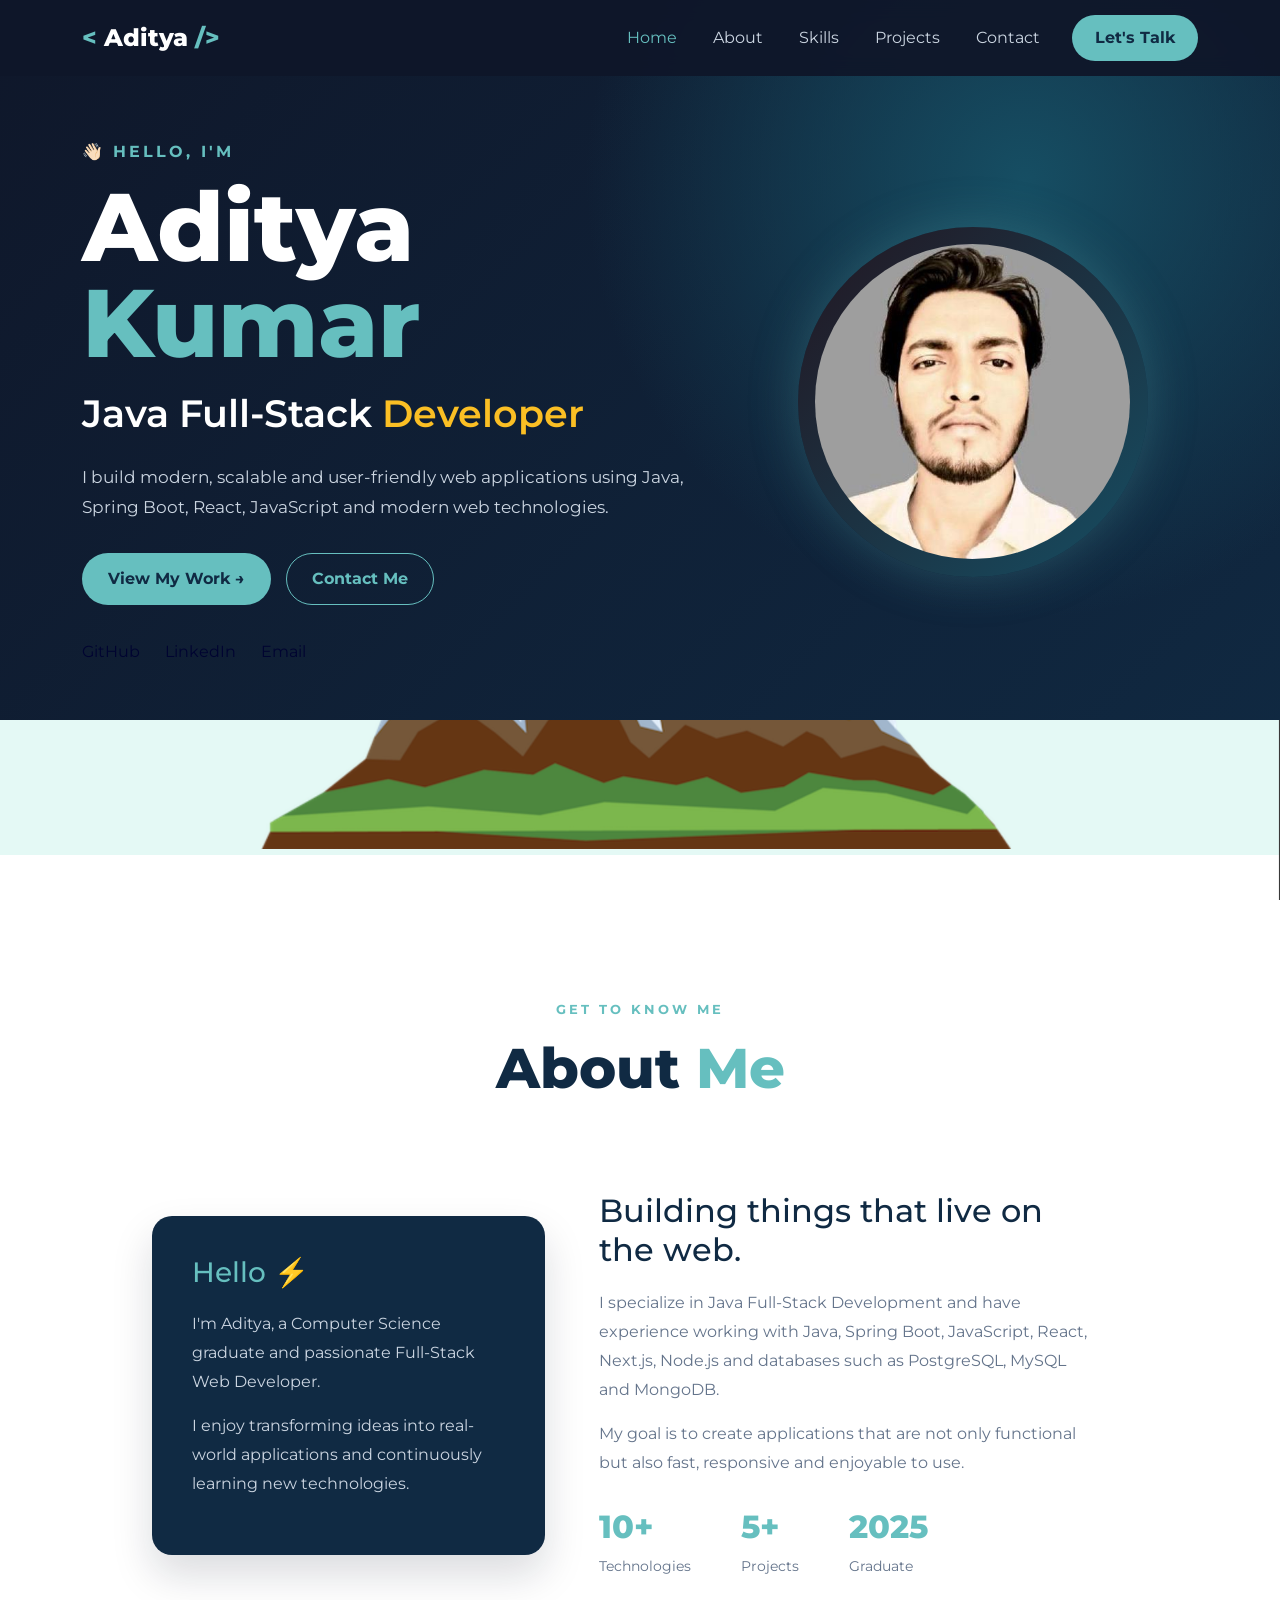
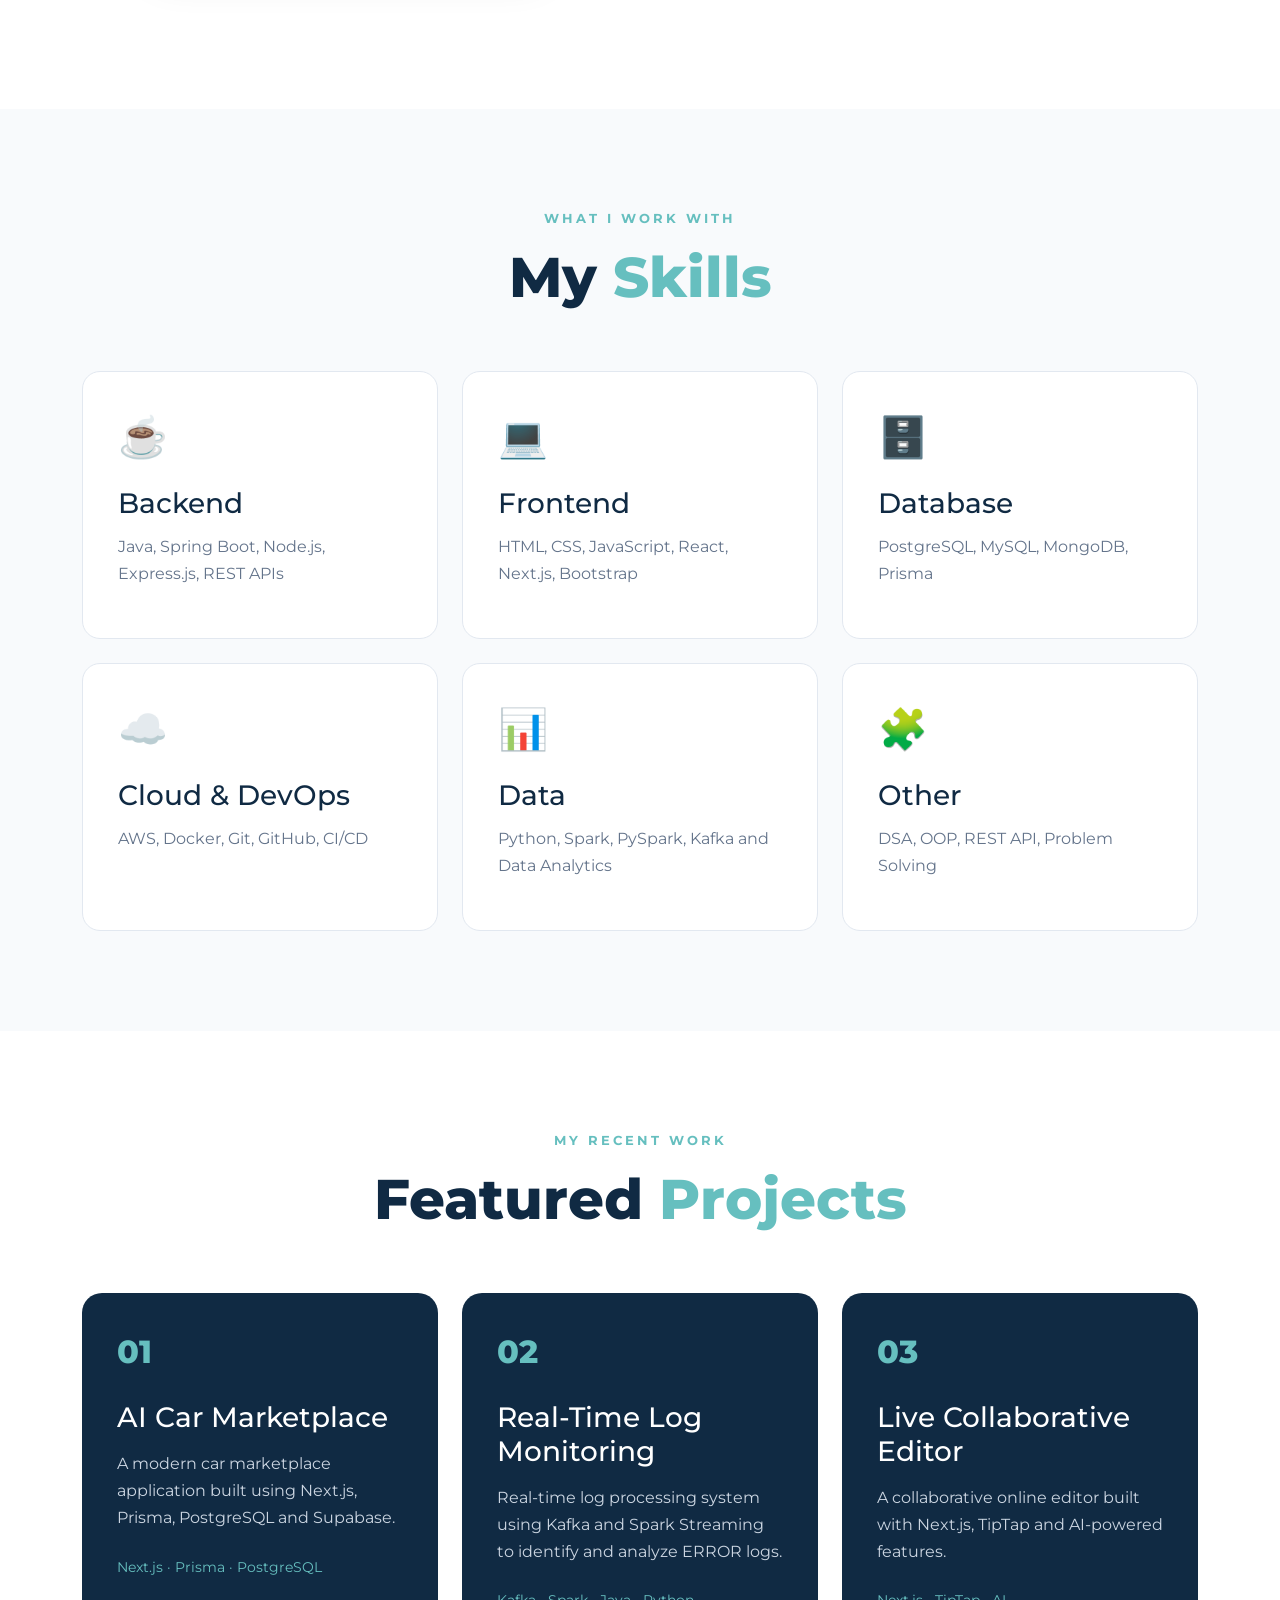
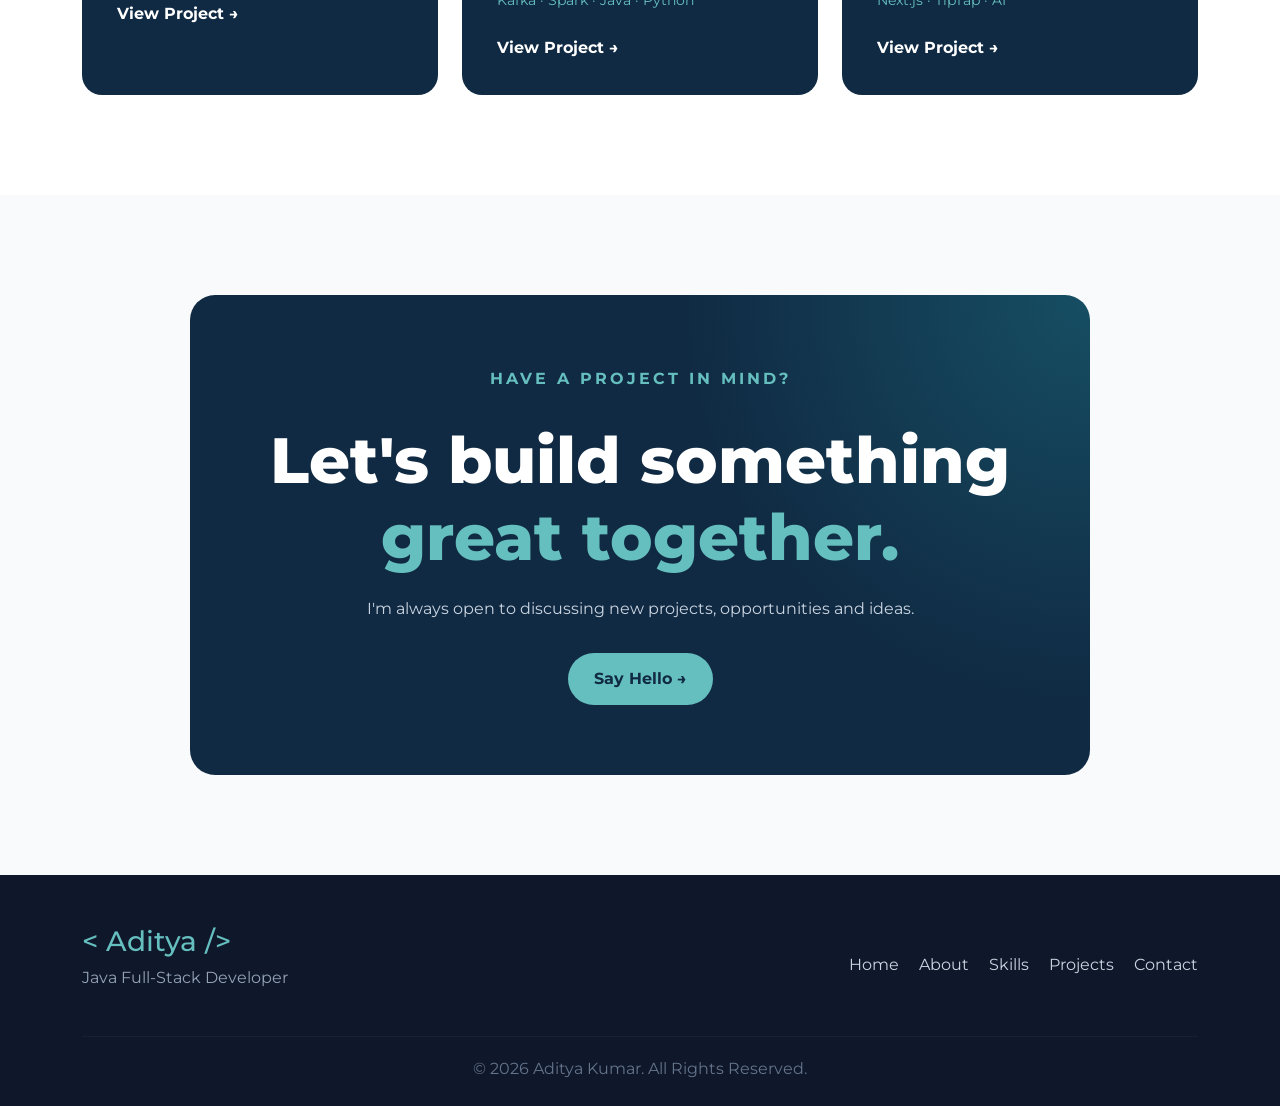
<file: index.html>
<!DOCTYPE html>
<html lang="en">

<head>
    <meta charset="UTF-8">
    <meta name="viewport" content="width=device-width, initial-scale=1.0">

    <title>Aditya Kumar | Full Stack Developer</title>

    <!-- Bootstrap -->
    <link href="https://cdn.jsdelivr.net/npm/bootstrap@5.3.8/dist/css/bootstrap.min.css"
        rel="stylesheet">

    <!-- Google Fonts -->
    <link
        href="https://fonts.googleapis.com/css2?family=Montserrat:wght@400;500;600;700;800&family=Merriweather:wght@400;700&display=swap"
        rel="stylesheet">

    <!-- Custom CSS -->
    <link rel="stylesheet" href="./style.css">
</head>

<body>

    <!-- NAVBAR  -->

    <nav class="navbar navbar-expand-lg navbar-dark fixed-top">
        <div class="container">

            <a class="navbar-brand" href="#">
                <span>&lt;</span> Aditya <span>/&gt;</span>
            </a>

            <button class="navbar-toggler" type="button"
                data-bs-toggle="collapse"
                data-bs-target="#navbarNav">
                <span class="navbar-toggler-icon"></span>
            </button>

            <div class="collapse navbar-collapse" id="navbarNav">

                <ul class="navbar-nav ms-auto">

                    <li class="nav-item">
                        <a class="nav-link active" href="#home" target="_blank">Home</a>
                    </li>

                    <li class="nav-item">
                        <a class="nav-link" href="./about.html" target="_blank">About</a>
                    </li>

                    <li class="nav-item">
                        <a class="nav-link" href="./skill.html" target="_blank">Skills</a>
                    </li>

                    <li class="nav-item">
                        <a class="nav-link" href="./project.html" target="_blank">Projects</a>
                    </li>

                    <li class="nav-item">
                        <a class="nav-link" href="./contact.html" target="_blank">Contact</a>
                    </li>

                </ul>

                <a href="#contact" class="btn contact-btn ms-lg-4">
                    Let's Talk
                </a>

            </div>
        </div>
    </nav>


    <!--  HERO  -->

    <section id="home" class="hero">

        <div class="container">

            <div class="row align-items-center">

                <div class="col-lg-7 hero-content">

                    <p class="small-title">
                        👋🏻 HELLO, I'M
                    </p>

                    <h1>
                        Aditya <span>Kumar</span>
                    </h1>

                    <h2>
                        Java Full-Stack <span>Developer</span>
                    </h2>

                    <p class="hero-description">
                        I build modern, scalable and user-friendly web
                        applications using Java, Spring Boot, React,
                        JavaScript and modern web technologies.
                    </p>

                    <div class="hero-buttons">

                        <a href="#projects" class="btn primary-btn">
                            View My Work →
                        </a>

                        <a href="./about.html"  target="_blank" class="btn secondary-btn">
                            Contact Me
                        </a>

                    </div>

                    <div class="social-links">

                        <a href="https://github.com/Aditya0026" target="_blank">GitHub</a>
                        <a href="https://www.linkedin.com/in/aditya0026/" target="_blank">LinkedIn</a>
                        <a href="https://mail.google.com/mail/?view=cm&fs=1&to=kumaraditya74358@gmail.com&su=Contact%20from%20Portfolio" target="_blank" >Email</a>
                       

                    </div>

                </div>


                <div class="col-lg-5 hero-image">

                    <div class="image-circle">

                        <img src="./image.png"
                            alt="Aditya Kumar">

                    </div>

                </div>

            </div>

        </div>

        <div class="hero-bottom">
            <img src="./mountain.png" alt="Mountain">
        </div>

    </section>


    <!-- ABOUT  -->

    <section id="about" class="section">

        <div class="container">

            <div class="section-title">

                <p>GET TO KNOW ME</p>

                <h2>About <span>Me</span></h2>

            </div>


            <div class="row align-items-center about-container">

                <div class="col-lg-5">

                    <div class="about-card">

                        <h3>Hello ⚡</h3>

                        <p>
                            I'm Aditya, a Computer Science graduate and
                            passionate Full-Stack Web Developer.
                        </p>

                        <p>
                            I enjoy transforming ideas into real-world
                            applications and continuously learning new
                            technologies.
                        </p>

                    </div>

                </div>


                <div class="col-lg-7">

                    <div class="about-text">

                        <h3>
                            Building things that live on the web.
                        </h3>

                        <p>
                            I specialize in Java Full-Stack Development
                            and have experience working with Java,
                            Spring Boot, JavaScript, React, Next.js,
                            Node.js and databases such as PostgreSQL,
                            MySQL and MongoDB.
                        </p>

                        <p>
                            My goal is to create applications that are
                            not only functional but also fast,
                            responsive and enjoyable to use.
                        </p>

                        <div class="about-stats">

                            <div>
                                <h4>10+</h4>
                                <p>Technologies</p>
                            </div>

                            <div>
                                <h4>5+</h4>
                                <p>Projects</p>
                            </div>

                            <div>
                                <h4>2025</h4>
                                <p>Graduate</p>
                            </div>

                        </div>

                    </div>

                </div>

            </div>

        </div>

    </section>


    <!-- SKILLS  -->

    <section id="skills" class="section skills-section">

        <div class="container">

            <div class="section-title">

                <p>WHAT I WORK WITH</p>

                <h2>My <span>Skills</span></h2>

            </div>


            <div class="row g-4">

                <div class="col-md-6 col-lg-4">

                    <div class="skill-card">

                        <div class="skill-icon">☕</div>

                        <h3>Backend</h3>

                        <p>
                            Java, Spring Boot, Node.js,
                            Express.js, REST APIs
                        </p>

                    </div>

                </div>


                <div class="col-md-6 col-lg-4">

                    <div class="skill-card">

                        <div class="skill-icon">💻</div>

                        <h3>Frontend</h3>

                        <p>
                            HTML, CSS, JavaScript,
                            React, Next.js, Bootstrap
                        </p>

                    </div>

                </div>


                <div class="col-md-6 col-lg-4">

                    <div class="skill-card">

                        <div class="skill-icon">🗄️</div>

                        <h3>Database</h3>

                        <p>
                            PostgreSQL, MySQL,
                            MongoDB, Prisma
                        </p>

                    </div>

                </div>


                <div class="col-md-6 col-lg-4">

                    <div class="skill-card">

                        <div class="skill-icon">☁️</div>

                        <h3>Cloud & DevOps</h3>

                        <p>
                            AWS, Docker, Git,
                            GitHub, CI/CD
                        </p>

                    </div>

                </div>


                <div class="col-md-6 col-lg-4">

                    <div class="skill-card">

                        <div class="skill-icon">📊</div>

                        <h3>Data</h3>

                        <p>
                            Python, Spark, PySpark,
                            Kafka and Data Analytics
                        </p>

                    </div>

                </div>


                <div class="col-md-6 col-lg-4">

                    <div class="skill-card">

                        <div class="skill-icon">🧩</div>

                        <h3>Other</h3>

                        <p>
                            DSA, OOP, REST API,
                            Problem Solving
                        </p>

                    </div>

                </div>

            </div>

        </div>

    </section>


    <!-- PROJECTS -->

    <section id="projects" class="section">

        <div class="container">

            <div class="section-title">

                <p>MY RECENT WORK</p>

                <h2>Featured <span>Projects</span></h2>

            </div>


            <div class="row g-4">


                <div class="col-lg-4">

                    <div class="project-card">

                        <div class="project-number">
                            01
                        </div>

                        <h3>AI Car Marketplace</h3>

                        <p>
                            A modern car marketplace application
                            built using Next.js, Prisma,
                            PostgreSQL and Supabase.
                        </p>

                        <div class="tech">
                            Next.js · Prisma · PostgreSQL
                        </div>

                        <a href="#" class="project-link">
                            View Project →
                        </a>

                    </div>

                </div>


                <div class="col-lg-4">

                    <div class="project-card">

                        <div class="project-number">
                            02
                        </div>

                        <h3>Real-Time Log Monitoring</h3>

                        <p>
                            Real-time log processing system using
                            Kafka and Spark Streaming to identify
                            and analyze ERROR logs.
                        </p>

                        <div class="tech">
                            Kafka · Spark · Java · Python
                        </div>

                        <a href="#" class="project-link">
                            View Project →
                        </a>

                    </div>

                </div>


                <div class="col-lg-4">

                    <div class="project-card">

                        <div class="project-number">
                            03
                        </div>

                        <h3>Live Collaborative Editor</h3>

                        <p>
                            A collaborative online editor built
                            with Next.js, TipTap and AI-powered
                            features.
                        </p>

                        <div class="tech">
                            Next.js · TipTap · AI
                        </div>

                        <a href="#" class="project-link">
                            View Project →
                        </a>

                    </div>

                </div>

            </div>

        </div>

    </section>


    <!-- CONTACT  -->

    <section id="contact" class="contact-section">

        <div class="container">

            <div class="contact-box">

                <p>HAVE A PROJECT IN MIND?</p>

                <h2>
                    Let's build something
                    <span>great together.</span>
                </h2>

                <p>
                    I'm always open to discussing new projects,
                    opportunities and ideas.
                </p>

                <a href="mailto:yourmail@example.com"
                    class="btn primary-btn">
                    Say Hello →
                </a>

            </div>

        </div>

    </section>


    <!--  FOOTER  -->

    <footer>

        <div class="container">

            <div class="footer-content">

                <div>
                    <h3>&lt; Aditya /&gt;</h3>
                    <p>Java Full-Stack Developer</p>
                </div>

                <div class="footer-links">

                    <a href="./index.html" target="_blank">Home</a>
                    <a href="./about.html" target="_blank">About</a>
                    <a href="#skills" target="_blank">Skills</a>
                    <a href="./project.html" target="_blank">Projects</a>
                    <a href="./contact.html" target="_blank">Contact</a>

                </div>

            </div>

            <hr>

            <p class="copyright">
                © 2026 Aditya Kumar. All Rights Reserved.
            </p>

        </div>

    </footer>


    <!-- Bootstrap JS -->

    <script
        src="https://cdn.jsdelivr.net/npm/bootstrap@5.3.8/dist/js/bootstrap.bundle.min.js">
    </script>

</body>

</html>
</file>
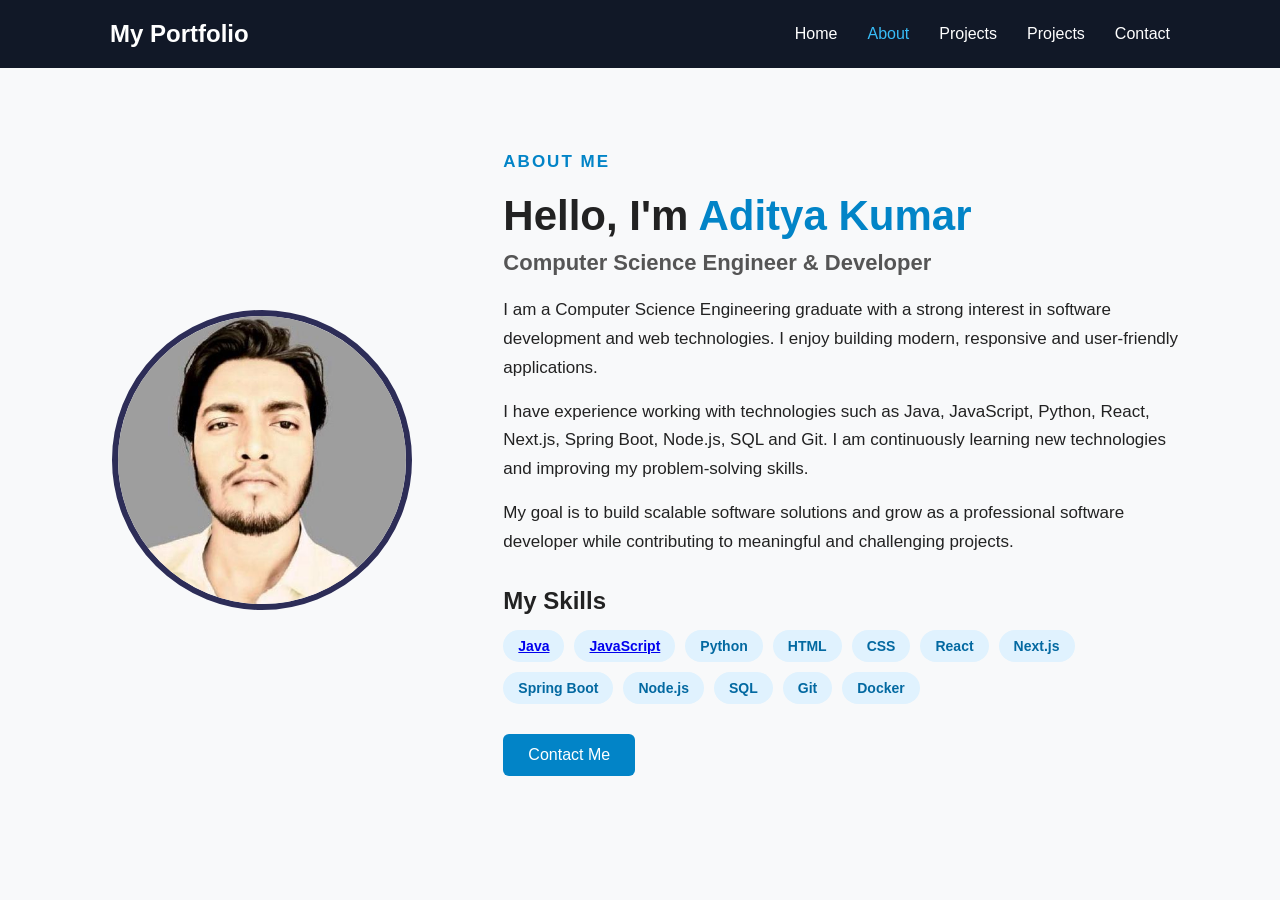
<file: about.html>
<!DOCTYPE html>
<html lang="en">
<head>
    <meta charset="UTF-8">
    <meta name="viewport" content="width=device-width, initial-scale=1.0">
    <title>About Me</title>

    <link rel="stylesheet" href="about.css">
</head>

<body>

    <!-- Navigation -->
    <header>
        <nav class="navbar">
            <h2 class="logo">My Portfolio</h2>

            <ul class="nav-links">
                <li><a href="index.html">Home</a></li>
                <li><a href="about.html" class="active">About</a></li>
                <li><a href="./skill.html">Projects</a></li>
                <li><a href="project.html">Projects</a></li>
                <li><a href="contact.html">Contact</a></li>
            </ul>
        </nav>
    </header>


    <!-- About Section -->
    <section class="about">

        <div class="about-container">

            <!-- Profile Image -->
            <div class="about-image">
                <img src="./image.png" alt="Profile Photo">
            </div>


            <!-- About Content -->
            <div class="about-content">

                <p class="subtitle">ABOUT ME</p>

                <h1>Hello, I'm <span>Aditya Kumar</span></h1>

                <h2>Computer Science Engineer & Developer</h2>

                <p>
                    I am a Computer Science Engineering graduate with a strong
                    interest in software development and web technologies.
                    I enjoy building modern, responsive and user-friendly
                    applications.
                </p>

                <p>
                    I have experience working with technologies such as
                    Java, JavaScript, Python, React, Next.js, Spring Boot,
                    Node.js, SQL and Git. I am continuously learning new
                    technologies and improving my problem-solving skills.
                </p>

                <p>
                    My goal is to build scalable software solutions and grow
                    as a professional software developer while contributing
                    to meaningful and challenging projects.
                </p>


                <!-- Skills -->
                <div class="skills">

                    <h3>My Skills</h3>

                    <div class="skill-list">
                        <span> <a href="https://www.java.com/en/">Java</a></span>
                        <span><a href="https://developer.mozilla.org/en-US/docs/Web/JavaScript">JavaScript</a></span>
                        <span>Python</span>
                        <span>HTML</span>
                        <span>CSS</span>
                        <span>React</span>
                        <span>Next.js</span>
                        <span>Spring Boot</span>
                        <span>Node.js</span>
                        <span>SQL</span>
                        <span>Git</span>
                        <span>Docker</span>
                    </div>

                </div>


                <!-- Button -->
                <a href="contact.html" class="btn">
                    Contact Me
                </a>

            </div>

        </div>

    </section>

</body>
</html>
</file>
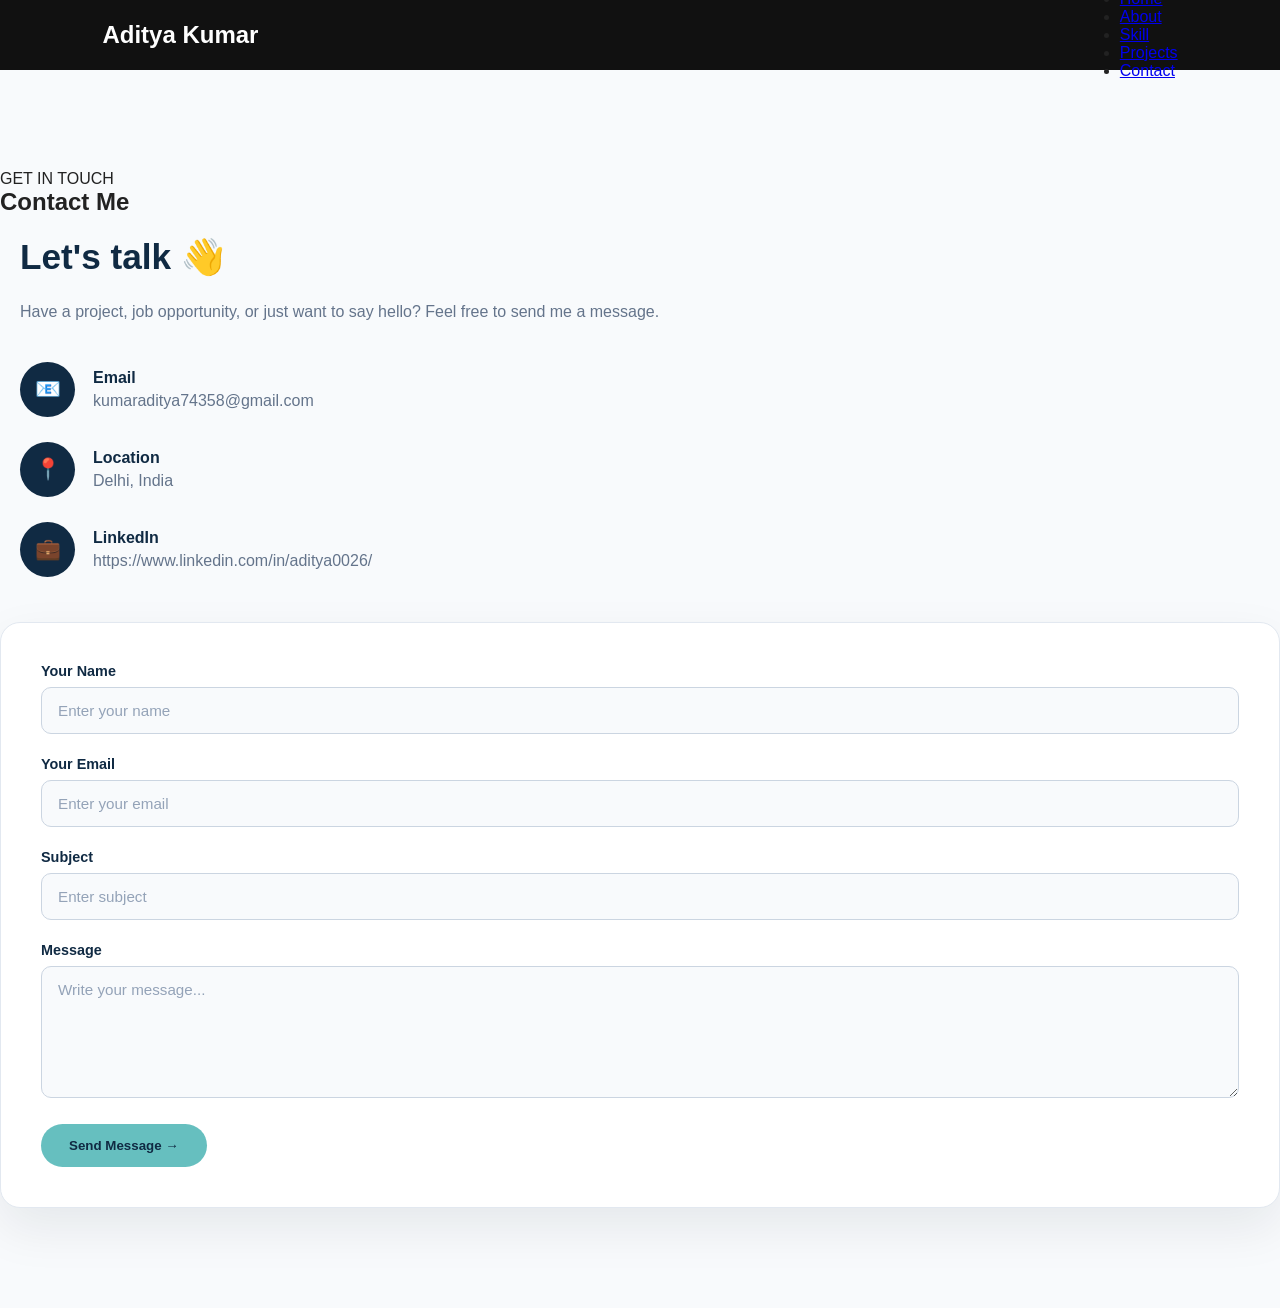
<file: contact.html>
<!DOCTYPE html>
<html lang="en">
<head>
    <meta charset="UTF-8">
    <meta name="viewport" content="width=device-width, initial-scale=1.0">
    <title>Document</title>
    <link rel="stylesheet" href="./contact.css">
</head>
<body>
    <!-- CONTACT US  -->

    <nav>
        <div class="logo">
            Aditya Kumar
        </div>

        <ul>
            <li><a href="./index.html" target="_blank">Home</a></li>
            <li><a href="./about.html" target="_blank">About</a></li>
            <li><a href="./skill.html" target="_blank">Skill</a></li>
            <li><a href="./project.html" target="_blank">Projects</a></li>
            <li><a href="./contact.html" target="_blank">Contact</a></li>
        </ul>
    </nav>

<section id="contact" class="contact-section">

    <div class="container">

        <div class="section-title">
            <p>GET IN TOUCH</p>
            <h2>Contact <span>Me</span></h2>
        </div>

        <div class="row g-5 align-items-center">

            <!-- Contact Information -->
            <div class="col-lg-5">

                <div class="contact-info">

                    <h3>Let's talk 👋</h3>

                    <p>
                        Have a project, job opportunity, or just want
                        to say hello? Feel free to send me a message.
                    </p>

                    <div class="contact-item">
                        <div class="contact-icon">📧</div>
                        <div>
                            <h4>Email</h4>
                            <p>kumaraditya74358@gmail.com</p>
                        </div>
                    </div>

                    <div class="contact-item">
                        <div class="contact-icon">📍</div>
                        <div>
                            <h4>Location</h4>
                            <p>Delhi, India</p>
                        </div>
                    </div>

                    <div class="contact-item">
                        <div class="contact-icon">💼</div>
                        <div>
                            <h4>LinkedIn</h4>
                            <p>https://www.linkedin.com/in/aditya0026/</p>
                        </div>
                    </div>

                </div>

            </div>


            <!-- Contact Form -->
            <div class="col-lg-7">

                <form class="contact-form">

                    <div class="row">

                        <div class="col-md-6">
                            <div class="form-group">
                                <label for="name">Your Name</label>

                                <input
                                    type="text"
                                    id="name"
                                    name="name"
                                    placeholder="Enter your name"
                                    required>
                            </div>
                        </div>


                        <div class="col-md-6">
                            <div class="form-group">
                                <label for="email">Your Email</label>

                                <input
                                    type="email"
                                    id="email"
                                    name="email"
                                    placeholder="Enter your email"
                                    required>
                            </div>
                        </div>

                    </div>


                    <div class="form-group">

                        <label for="subject">Subject</label>

                        <input
                            type="text"
                            id="subject"
                            name="subject"
                            placeholder="Enter subject"
                            required>

                    </div>


                    <div class="form-group">

                        <label for="message">Message</label>

                        <textarea
                            id="message"
                            name="message"
                            rows="6"
                            placeholder="Write your message..."
                            required></textarea>

                    </div>


                    <button type="submit" class="send-btn">
                        Send Message →
                    </button>

                </form>

            </div>

        </div>

    </div>

</section>


</body>
</html>
</file>
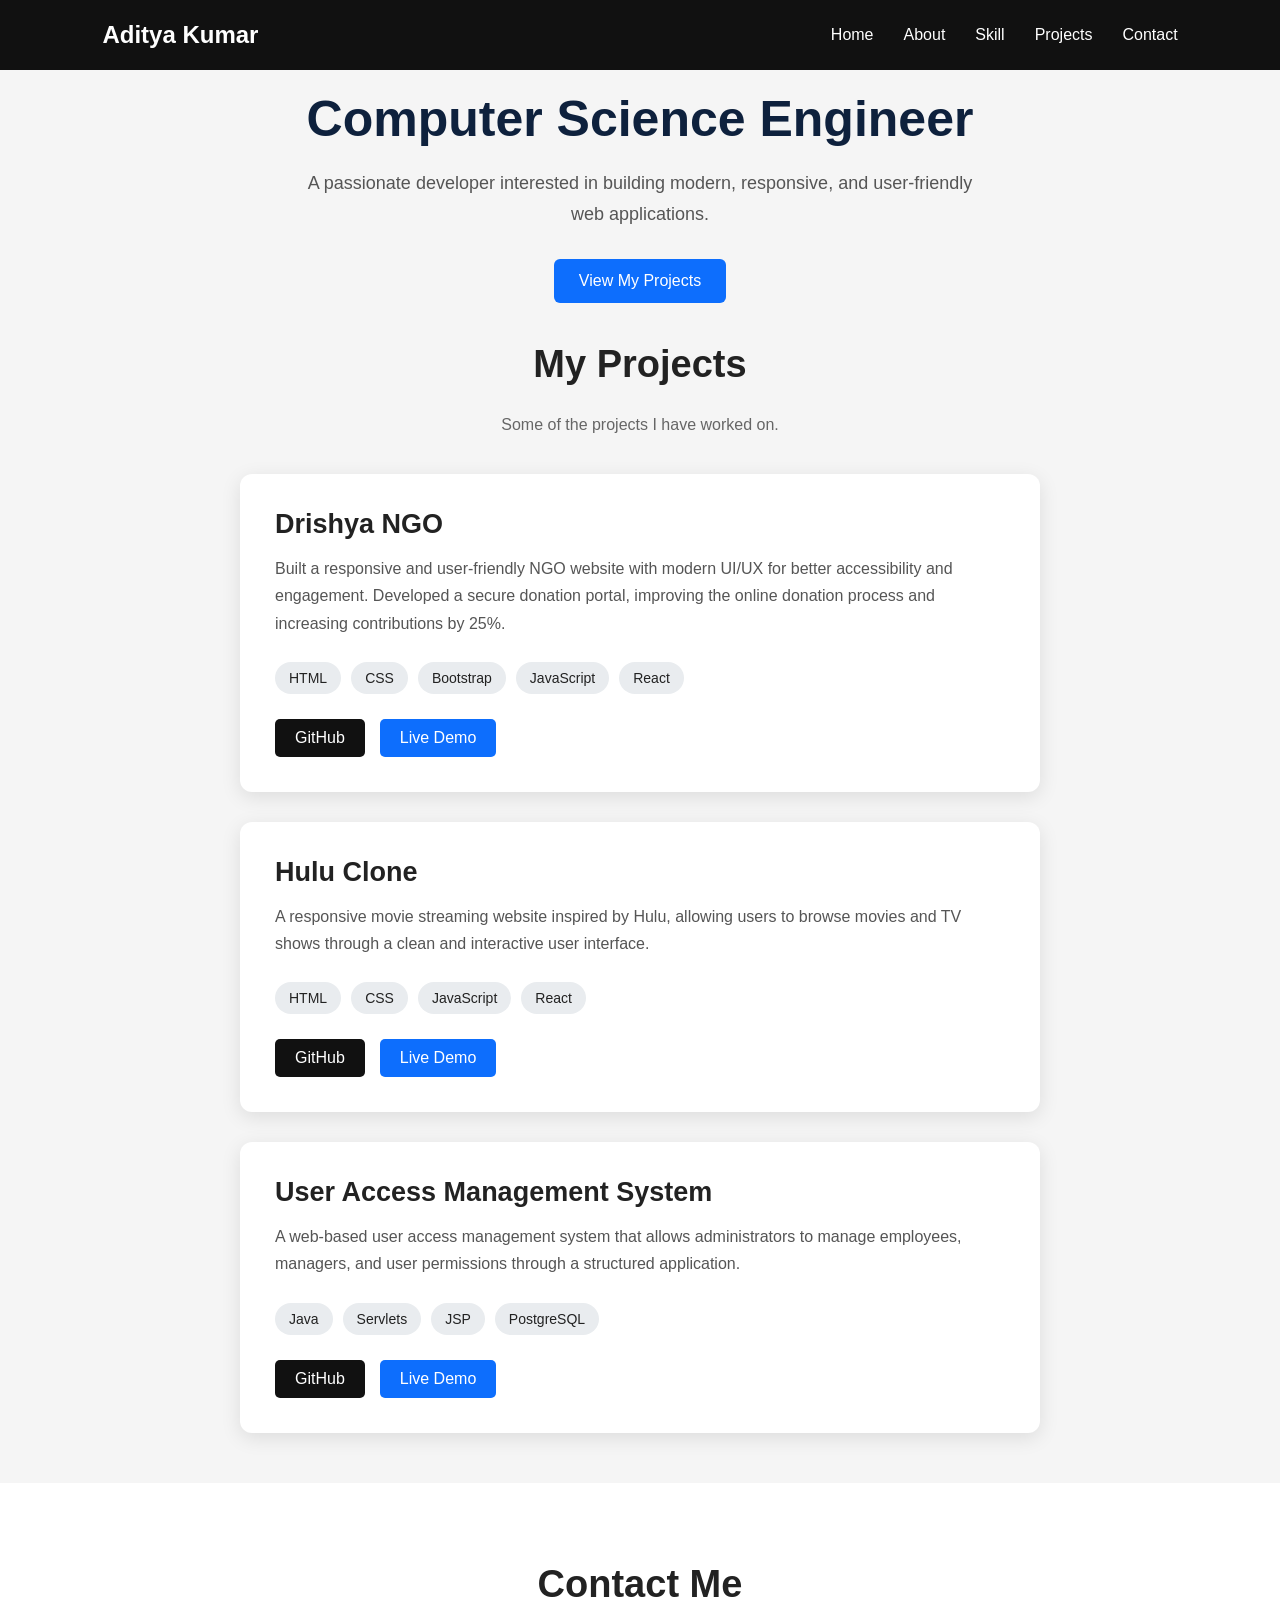
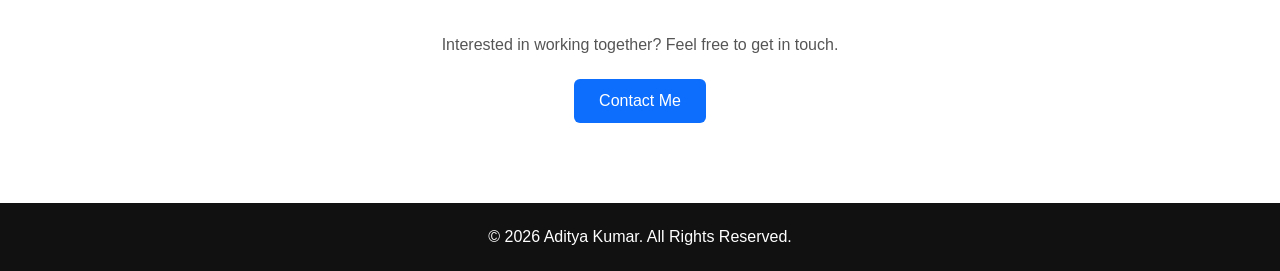
<file: project.html>
<!DOCTYPE html>
<html lang="en">

<head>
    <meta charset="UTF-8">
    <meta name="viewport" content="width=device-width, initial-scale=1.0">

    <title>Aditya Kumar | Portfolio</title>

    <link rel="stylesheet" href="project.css">
</head>

<body>

    <!-- Navigation Bar -->

    <nav>
        <div class="logo">
            Aditya Kumar
        </div>

        <ul>
            <li><a href="./index.html" target="_blank">Home</a></li>
            <li><a href="./about.html" target="_blank">About</a></li>
            <li><a href="./skill.html" target="_blank">Skill</a></li>
            <li><a href="./project.html" target="_blank">Projects</a></li>
            <li><a href="./contact.html" target="_blank">Contact</a></li>
        </ul>
    </nav>


    <!-- Home Section -->

    <section id="home" class="home">

        <div class="home-content">

           
            <h2>Computer Science Engineer</h2>

            <p>
                A passionate developer interested in building modern,
                responsive, and user-friendly web applications.
            </p>

            <a href="#projects" class="button">
                View My Projects
            </a>

        </div>

    </section>


    


    <!-- Projects Section -->

    <section id="projects" class="projects">

        <h2>My Projects</h2>

        <p class="section-description">
            Some of the projects I have worked on.
        </p>


        <!-- Project 1 -->

        <div class="project-card">

            <h3>Drishya NGO </h3>

            <p>
               Built a responsive and user-friendly NGO website
                with modern UI/UX for better accessibility and engagement.
                Developed a secure donation portal, improving the online donation process and increasing contributions by 25%.
            </p>

            <div class="technologies">

                <span>HTML</span>
                <span>CSS</span>
                <span>Bootstrap</span>
                <span>JavaScript</span>
                <span>React</span>
                

            </div>

            <div class="project-buttons">

                <a href="https://github.com/Aditya0026/Drishya-Welfare-Society-master"
                   target="_blank"
                   class="github">
                    GitHub
                </a>

                <a href="https://aditya0026.github.io/Drishya-Welfare-Society-master/"
                   target="_blank"
                   class="live">
                    Live Demo
                </a>

            </div>

        </div>


        <!-- Project 2 -->

        <div class="project-card">

            <h3>Hulu Clone</h3>

            <p>
                A responsive movie streaming website inspired by Hulu,
                allowing users to browse movies and TV shows through
                a clean and interactive user interface.
            </p>

            <div class="technologies">

                <span>HTML</span>
                <span>CSS</span>
                <span>JavaScript</span>
                <span>React</span>

            </div>

            <div class="project-buttons">

                <a href="https://github.com/Aditya0026/hulu-clone"
                   target="_blank"
                   class="github">
                    GitHub
                </a>

                <a href="https://aditya0026.github.io/hulu-clone/"
                   target="_blank"
                   class="live">
                    Live Demo
                </a>

            </div>

        </div>


        <!-- Project 3 -->

        <div class="project-card">

            <h3>User Access Management System</h3>

            <p>
                A web-based user access management system that allows
                administrators to manage employees, managers, and user
                permissions through a structured application.
            </p>

            <div class="technologies">

                <span>Java</span>
                <span>Servlets</span>
                <span>JSP</span>
                <span>PostgreSQL</span>

            </div>

            <div class="project-buttons">

                <a href="https://github.com/Aditya0026"
                   target="_blank"
                   class="github">
                    GitHub
                </a>

                <a href="#"
                   target="_blank"
                   class="live">
                    Live Demo
                </a>

            </div>

        </div>

    </section>


    <!-- Contact Section -->

    <section id="contact" class="contact">

        <h2>Contact Me</h2>

        <p>
            Interested in working together? Feel free to get in touch.
        </p>

        <a href="mailto:yourmail@example.com" class="button">
            Contact Me
        </a>

    </section>


    <!-- Footer -->

    <footer>

        <p>
            © 2026 Aditya Kumar. All Rights Reserved.
        </p>

    </footer>

</body>

</html>
</file>
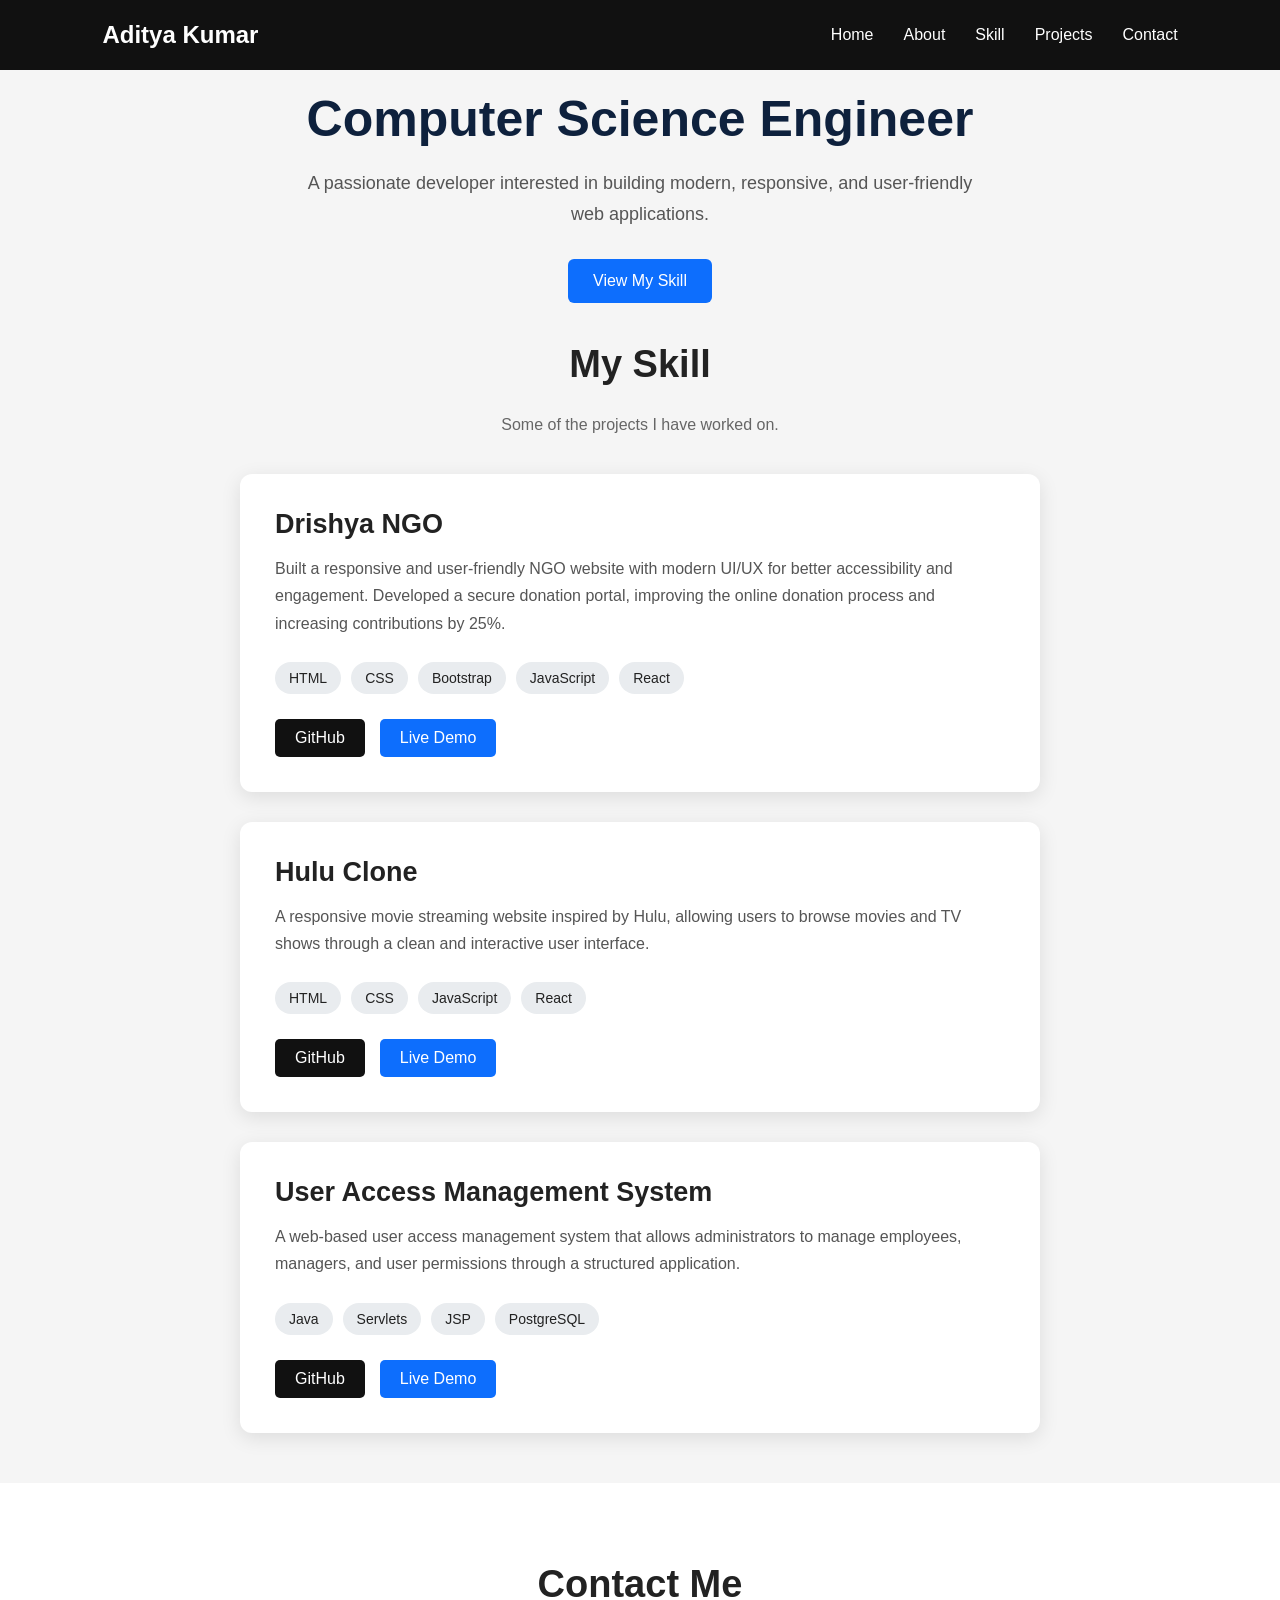
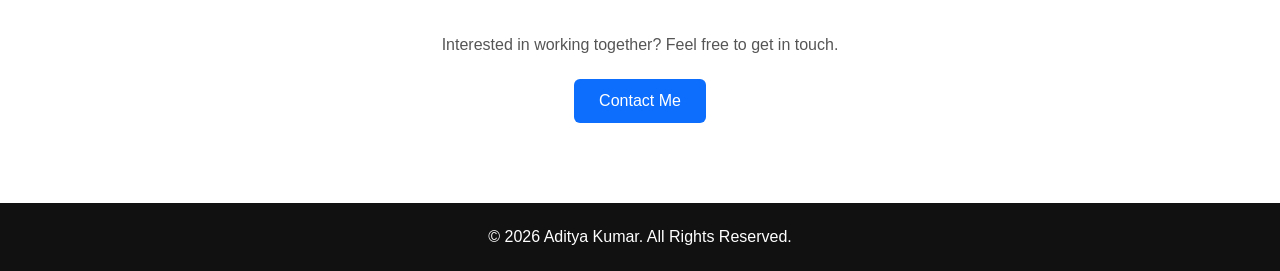
<file: skill.html>
<!DOCTYPE html>
<html lang="en">

<head>
    <meta charset="UTF-8">
    <meta name="viewport" content="width=device-width, initial-scale=1.0">

    <title>Aditya Kumar | Portfolio</title>

    <link rel="stylesheet" href="skill.css">
</head>

<body>

    <!-- Navigation Bar -->

    <nav>
        <div class="logo">
            Aditya Kumar
        </div>

        <ul>
            <li><a href="./index.html" target="_blank">Home</a></li>
            <li><a href="./about.html" target="_blank">About</a></li>
            <li><a href="./skill.html" target="_blank">Skill</a></li>
            <li><a href="./project.html" target="_blank">Projects</a></li>
            <li><a href="./contact.html" target="_blank">Contact</a></li>
        </ul>
    </nav>


    <!-- Home Section -->

    <section id="home" class="home">

        <div class="home-content">

           
            <h2>Computer Science Engineer</h2>

            <p>
                A passionate developer interested in building modern,
                responsive, and user-friendly web applications.
            </p>

            <a href="#projects" class="button">
                View My Skill
            </a>

        </div>

    </section>


    


    <!-- Projects Section -->

    <section id="projects" class="projects">

        <h2>My Skill</h2>

        <p class="section-description">
            Some of the projects I have worked on.
        </p>


        <!-- Project 1 -->

        <div class="project-card">

            <h3>Drishya NGO </h3>

            <p>
               Built a responsive and user-friendly NGO website
                with modern UI/UX for better accessibility and engagement.
                Developed a secure donation portal, improving the online donation process and increasing contributions by 25%.
            </p>

            <div class="technologies">

                <span>HTML</span>
                <span>CSS</span>
                <span>Bootstrap</span>
                <span>JavaScript</span>
                <span>React</span>
                

            </div>

            <div class="project-buttons">

                <a href="https://github.com/Aditya0026/Drishya-Welfare-Society-master"
                   target="_blank"
                   class="github">
                    GitHub
                </a>

                <a href="https://aditya0026.github.io/Drishya-Welfare-Society-master/"
                   target="_blank"
                   class="live">
                    Live Demo
                </a>

            </div>

        </div>


        <!-- Project 2 -->

        <div class="project-card">

            <h3>Hulu Clone</h3>

            <p>
                A responsive movie streaming website inspired by Hulu,
                allowing users to browse movies and TV shows through
                a clean and interactive user interface.
            </p>

            <div class="technologies">

                <span>HTML</span>
                <span>CSS</span>
                <span>JavaScript</span>
                <span>React</span>

            </div>

            <div class="project-buttons">

                <a href="https://github.com/Aditya0026/hulu-clone"
                   target="_blank"
                   class="github">
                    GitHub
                </a>

                <a href="https://aditya0026.github.io/hulu-clone/"
                   target="_blank"
                   class="live">
                    Live Demo
                </a>

            </div>

        </div>


        <!-- Project 3 -->

        <div class="project-card">

            <h3>User Access Management System</h3>

            <p>
                A web-based user access management system that allows
                administrators to manage employees, managers, and user
                permissions through a structured application.
            </p>

            <div class="technologies">

                <span>Java</span>
                <span>Servlets</span>
                <span>JSP</span>
                <span>PostgreSQL</span>

            </div>

            <div class="project-buttons">

                <a href="https://github.com/Aditya0026"
                   target="_blank"
                   class="github">
                    GitHub
                </a>

                <a href="#"
                   target="_blank"
                   class="live">
                    Live Demo
                </a>

            </div>

        </div>

    </section>


    <!-- Contact Section -->

    <section id="contact" class="contact">

        <h2>Contact Me</h2>

        <p>
            Interested in working together? Feel free to get in touch.
        </p>

        <a href="./contact.html" target="_blank" class="button">
            Contact Me
        </a>

    </section>


    <!-- Footer -->

    <footer>

        <p>
            © 2026 Aditya Kumar. All Rights Reserved.
        </p>

    </footer>

</body>

</html>
</file>
<file: style.css>
/* =========================================
   GLOBAL
========================================= */

* {
    margin: 0;
    padding: 0;
    box-sizing: border-box;
    scroll-behavior: smooth;
}

body {
    font-family: "Montserrat", sans-serif;
    color: #40514e;
    background: #ffffff;
    overflow-x: hidden;
}

a {
    text-decoration: none;
}

section {
    scroll-margin-top: 80px;
}


/* =========================================
   NAVBAR
========================================= */

.navbar {
    background: rgba(15, 23, 42, 0.95);
    backdrop-filter: blur(10px);
    padding: 15px 0;
}

.navbar-brand {
    font-size: 1.5rem;
    font-weight: 800;
    color: white !important;
}

.navbar-brand span {
    color: #66bfbf;
}

.nav-link {
    color: #cbd5e1 !important;
    margin-left: 20px;
    transition: 0.3s;
}

.nav-link:hover,
.nav-link.active {
    color: #66bfbf !important;
}

.contact-btn {
    background: #66bfbf;
    color: #102a43;
    font-weight: 700;
    border-radius: 30px;
    padding: 10px 22px;
}

.contact-btn:hover {
    background: #ffffff;
    color: #102a43;
}


/* =========================================
   HERO
========================================= */

.hero {
    min-height: 100vh;
    position: relative;
    background:
        radial-gradient(circle at 80% 20%, #164e63 0%, transparent 35%),
        linear-gradient(135deg, #0f172a, #102a43);

    color: white;
    padding-top: 140px;
    overflow: hidden;
}

.hero-content {
    z-index: 2;
}

.small-title {
    color: #66bfbf;
    font-weight: 700;
    letter-spacing: 3px;
    margin-bottom: 15px;
}

.hero h1 {
    font-size: clamp(3rem, 8vw, 6rem);
    font-weight: 800;
    line-height: 1;
    margin-bottom: 20px;
}

.hero h1 span {
    color: #66bfbf;
}

.hero h2 {
    font-size: clamp(1.5rem, 3vw, 2.5rem);
    font-weight: 600;
    margin-bottom: 25px;
}

.hero h2 span {
    color: #fbbf24;
}

.hero-description {
    max-width: 650px;
    color: #cbd5e1;
    font-size: 1.05rem;
    line-height: 1.8;
}

.hero-buttons {
    display: flex;
    gap: 15px;
    margin-top: 30px;
    flex-wrap: wrap;
}

.primary-btn {
    background: #66bfbf;
    color: #102a43;
    padding: 13px 25px;
    border-radius: 30px;
    font-weight: 700;
    transition: 0.3s;
}

.primary-btn:hover {
    transform: translateY(-3px);
    background: #ffffff;
    color: #102a43;
}

.secondary-btn {
    border: 1px solid #66bfbf;
    color: #66bfbf;
    padding: 13px 25px;
    border-radius: 30px;
    font-weight: 700;
    transition: 0.3s;
}

.secondary-btn:hover {
    background: #66bfbf;
    color: #102a43;
}

.social-links {
    margin-top: 35px;
    display: flex;
    gap: 25px;
}

.social-links a {
    color: #000431;
    transition: 0.3s;
}

.social-links a:hover {
    color: #66bfbf;
}


/* =========================================
   HERO IMAGE
========================================= */

.hero-image {
    display: flex;
    justify-content: center;
    align-items: center;
}

.image-circle {
    width: min(350px, 80vw);
    height: min(350px, 80vw);

    border-radius: 50%;

    display: flex;
    justify-content: center;
    align-items: center;

    background: linear-gradient(
        135deg,
        #221621,
        #164e63
    );

    box-shadow:
        0 0 50px rgba(102, 191, 191, 0.25);

    animation: floating 4s ease-in-out infinite;
}

.image-circle img {
    width: 90%;
    height: 90%;
    object-fit: contain;
    border-radius: 50%;
}

@keyframes floating {

    0%,
    100% {
        transform: translateY(0);
    }

    50% {
        transform: translateY(-15px);
    }
}


/* =========================================
   MOUNTAIN
========================================= */

.hero-bottom {
    position: absolute;
    bottom: 0;
    width: 100%;
    line-height: 0;
}

.hero-bottom img {
    width: 100%;
    max-height: 180px;
    object-fit: cover;
    object-position: bottom;
}


/* =========================================
   COMMON SECTION
========================================= */

.section {
    padding: 100px 0;
}

.section-title {
    text-align: center;
    margin-bottom: 60px;
}

.section-title p {
    color: #66bfbf;
    font-weight: 700;
    letter-spacing: 3px;
    font-size: 0.8rem;
}

.section-title h2 {
    font-size: clamp(2.2rem, 5vw, 3.5rem);
    font-weight: 800;
    color: #102a43;
}

.section-title h2 span {
    color: #66bfbf;
}


/* =========================================
   ABOUT
========================================= */

.about-container {
    max-width: 1000px;
    margin: auto;
}

.about-card {
    background: #102a43;
    color: white;
    padding: 40px;
    border-radius: 20px;
    box-shadow: 0 20px 40px rgba(15, 23, 42, 0.15);
}

.about-card h3 {
    color: #66bfbf;
    margin-bottom: 20px;
}

.about-card p {
    color: #cbd5e1;
    line-height: 1.8;
}

.about-text {
    padding: 30px;
}

.about-text h3 {
    font-size: 2rem;
    color: #102a43;
    margin-bottom: 20px;
}

.about-text p {
    line-height: 1.8;
    color: #64748b;
}

.about-stats {
    display: flex;
    gap: 50px;
    margin-top: 30px;
    flex-wrap: wrap;
}

.about-stats h4 {
    font-size: 2rem;
    color: #66bfbf;
    font-weight: 800;
}

.about-stats p {
    margin: 0;
    font-size: 0.85rem;
}


/* =========================================
   SKILLS
========================================= */

.skills-section {
    background: #f8fafc;
}

.skill-card {
    height: 100%;
    background: white;
    padding: 35px;
    border-radius: 18px;
    border: 1px solid #e2e8f0;
    transition: 0.3s;
}

.skill-card:hover {
    transform: translateY(-8px);
    border-color: #66bfbf;
    box-shadow: 0 20px 40px rgba(15, 23, 42, 0.08);
}

.skill-icon {
    font-size: 2.5rem;
    margin-bottom: 20px;
}

.skill-card h3 {
    color: #102a43;
    margin-bottom: 12px;
}

.skill-card p {
    color: #64748b;
    line-height: 1.7;
}


/* =========================================
   PROJECTS
========================================= */

.project-card {
    height: 100%;
    padding: 35px;
    border-radius: 20px;
    background: #102a43;
    color: white;
    transition: 0.3s;
    position: relative;
    overflow: hidden;
}

.project-card:hover {
    transform: translateY(-8px);
}

.project-number {
    color: #66bfbf;
    font-size: 2rem;
    font-weight: 800;
    margin-bottom: 25px;
}

.project-card h3 {
    margin-bottom: 15px;
}

.project-card p {
    color: #cbd5e1;
    line-height: 1.7;
}

.tech {
    color: #66bfbf;
    font-size: 0.85rem;
    margin: 25px 0;
}

.project-link {
    color: white;
    font-weight: 700;
}

.project-link:hover {
    color: #66bfbf;
}


/* =========================================
   CONTACT
========================================= */

.contact-section {
    padding: 100px 0;
    background: #f8fafc;
}

.contact-box {
    max-width: 900px;
    margin: auto;
    padding: 70px 30px;
    text-align: center;

    background:
        radial-gradient(circle at top right, #164e63, transparent 40%),
        #102a43;

    border-radius: 25px;
    color: white;
}

.contact-box > p:first-child {
    color: #66bfbf;
    letter-spacing: 3px;
    font-weight: 700;
}

.contact-box h2 {
    font-size: clamp(2.2rem, 5vw, 4rem);
    font-weight: 800;
    margin: 20px 0;
}

.contact-box h2 span {
    color: #66bfbf;
}

.contact-box p {
    color: #cbd5e1;
    line-height: 1.7;
    margin-bottom: 30px;
}


/* =========================================
   FOOTER
========================================= */

footer {
    background: #0f172a;
    color: white;
    padding: 50px 0 25px;
}

.footer-content {
    display: flex;
    justify-content: space-between;
    align-items: center;
    gap: 30px;
    flex-wrap: wrap;
}

.footer-content h3 {
    color: #66bfbf;
}

.footer-content p {
    color: #94a3b8;
}

.footer-links {
    display: flex;
    gap: 20px;
    flex-wrap: wrap;
}

.footer-links a {
    color: #cbd5e1;
}

.footer-links a:hover {
    color: #66bfbf;
}

footer hr {
    border-color: #334155;
    margin: 30px 0 20px;
}

.copyright {
    text-align: center;
    color: #64748b;
    margin: 0;
}


/* =========================================
   TABLET
========================================= */

@media (max-width: 991px) {

    .navbar-nav {
        padding-top: 20px;
    }

    .nav-link {
        margin-left: 0;
        padding: 10px 0;
    }

    .contact-btn {
        display: inline-block;
        margin-top: 15px;
    }

    .hero {
        padding-top: 130px;
        padding-bottom: 150px;
    }

    .hero-content {
        text-align: center;
    }

    .hero-description {
        margin: auto;
    }

    .hero-buttons,
    .social-links {
        justify-content: center;
    }

    .hero-image {
        margin-top: 60px;
    }

}


/* =========================================
   MOBILE
========================================= */

@media (max-width: 576px) {

    .hero {
        padding-top: 120px;
    }

    .hero h1 {
        font-size: 3.2rem;
    }

    .hero h2 {
        font-size: 1.5rem;
    }

    .hero-description {
        font-size: 0.95rem;
    }

    .hero-buttons {
        flex-direction: column;
        align-items: center;
    }

    .primary-btn,
    .secondary-btn {
        width: 200px;
    }

    .image-circle {
        width: 260px;
        height: 260px;
    }

    .section {
        padding: 70px 0;
    }

    .section-title {
        margin-bottom: 40px;
    }

    .about-card,
    .about-text,
    .skill-card,
    .project-card {
        padding: 25px;
    }

    .about-stats {
        gap: 25px;
    }

    .contact-box {
        padding: 50px 20px;
    }

}
</file>
<file: about.css>
/* Reset */
* {
    margin: 0;
    padding: 0;
    box-sizing: border-box;
}


/* Body */
body {
    font-family: Arial, sans-serif;
    background: #f8f9fa;
    color: #222;
}


/* Navbar */
header {
    background: #111827;
}

.navbar {
    max-width: 1100px;
    margin: auto;
    padding: 20px;

    display: flex;
    justify-content: space-between;
    align-items: center;
}

.logo {
    color: white;
}

.nav-links {
    display: flex;
    list-style: none;
    gap: 30px;
}

.nav-links a {
    color: white;
    text-decoration: none;
    font-size: 16px;
}

.nav-links a:hover,
.nav-links .active {
    color: #38bdf8;
}


/* About Section */
.about {
    padding: 80px 20px;
}

.about-container {
    max-width: 1100px;
    margin: auto;

    display: flex;
    align-items: center;
    gap: 70px;
}


/* Profile Image */
.about-image {
    flex: 1;
    text-align: center;
}

.about-image img {
    width: 300px;
    height: 300px;

    object-fit: cover;

    border-radius: 50%;

    border: 6px solid #2d2d57;
}


/* Content */
.about-content {
    flex: 2;
}

.subtitle {
    color: #0284c7;
    font-weight: bold;
    letter-spacing: 2px;
    margin-bottom: 10px;
}

.about-content h1 {
    font-size: 42px;
    margin-bottom: 10px;
}

.about-content h1 span {
    color: #0284c7;
}

.about-content h2 {
    font-size: 22px;
    margin-bottom: 20px;
    color: #555;
}

.about-content p {
    font-size: 17px;
    line-height: 1.7;
    margin-bottom: 15px;
}


/* Skills */
.skills {
    margin-top: 30px;
}

.skills h3 {
    font-size: 24px;
    margin-bottom: 15px;
}

.skill-list {
    display: flex;
    flex-wrap: wrap;
    gap: 10px;
}

.skill-list span {
    background: #e0f2fe;
    color: #0369a1;

    padding: 8px 15px;

    border-radius: 20px;

    font-size: 14px;
    font-weight: bold;
}


/* Button */
.btn {
    display: inline-block;

    margin-top: 30px;

    padding: 12px 25px;

    background: #0284c7;
    color: white;

    text-decoration: none;

    border-radius: 6px;

    transition: 0.3s;
}

.btn:hover {
    background: #0369a1;
}


/* Responsive Design */
@media (max-width: 768px) {

    .navbar {
        flex-direction: column;
        gap: 20px;
    }

    .nav-links {
        gap: 15px;
    }

    .about-container {
        flex-direction: column;
        text-align: center;
    }

    .about-content h1 {
        font-size: 32px;
    }

    .skill-list {
        justify-content: center;
    }

}
</file>
<file: contact.css>
/*
   CONTACT US
 */
* {
    margin: 0;
    padding: 0;
    box-sizing: border-box;
}

html {
    scroll-behavior: smooth;
}

body {
    font-family: Arial, sans-serif;
    color: #222;
    background-color: #ffffff;
}


.contact-section {
    padding: 100px 0;
    background: #f8fafc;
}

nav {
    height: 70px;
    display: flex;
    justify-content: space-between;
    align-items: center;
    padding: 0 8%;
    background-color: #111;
}

.logo {
    color: white;
    font-size: 24px;
    font-weight: bold;
}


/* Contact Information */

.contact-info {
    padding: 20px;
}

.contact-info h3 {
    font-size: 2.2rem;
    font-weight: 800;
    color: #102a43;
    margin-bottom: 20px;
}

.contact-info > p {
    color: #64748b;
    line-height: 1.8;
    margin-bottom: 35px;
}


.contact-item {
    display: flex;
    align-items: center;
    gap: 18px;
    margin-bottom: 25px;
}


.contact-icon {
    width: 55px;
    height: 55px;

    display: flex;
    align-items: center;
    justify-content: center;

    background: #102a43;
    border-radius: 50%;

    font-size: 1.3rem;
}


.contact-item h4 {
    margin: 0 0 5px;
    color: #102a43;
    font-weight: 700;
}


.contact-item p {
    margin: 0;
    color: #64748b;
}


/* Contact Form */

.contact-form {
    background: white;

    padding: 40px;

    border-radius: 20px;

    box-shadow:
        0 20px 50px rgba(15, 23, 42, 0.08);

    border: 1px solid #e2e8f0;
}


.form-group {
    margin-bottom: 22px;
}


.form-group label {
    display: block;

    margin-bottom: 8px;

    color: #102a43;

    font-size: 0.9rem;

    font-weight: 700;
}


.form-group input,
.form-group textarea {

    width: 100%;

    padding: 14px 16px;

    border: 1px solid #cbd5e1;

    border-radius: 10px;

    outline: none;

    font-family: "Montserrat", sans-serif;

    font-size: 0.95rem;

    transition: 0.3s;

    background: #f8fafc;
}


.form-group textarea {
    resize: vertical;
}


.form-group input:focus,
.form-group textarea:focus {

    border-color: #66bfbf;

    background: white;

    box-shadow:
        0 0 0 3px rgba(102, 191, 191, 0.15);
}


.form-group input::placeholder,
.form-group textarea::placeholder {
    color: #94a3b8;
}


/* Send Button */

.send-btn {

    border: none;

    background: #66bfbf;

    color: #102a43;

    padding: 14px 28px;

    border-radius: 30px;

    font-weight: 700;

    font-family: "Montserrat", sans-serif;

    cursor: pointer;

    transition: 0.3s;
}


.send-btn:hover {

    transform: translateY(-3px);

    background: #102a43;

    color: white;

    box-shadow:
        0 10px 25px rgba(15, 23, 42, 0.2);
}


/* 
   CONTACT MOBILE
 */

@media (max-width: 576px) {

    .contact-section {
        padding: 70px 0;
    }

    .contact-info {
        padding: 0;
    }

    .contact-info h3 {
        font-size: 1.8rem;
    }

    .contact-form {
        padding: 25px 20px;
    }

    .send-btn {
        width: 100%;
    }

}
</file>
<file: project.css>
* {
    margin: 0;
    padding: 0;
    box-sizing: border-box;
}

html {
    scroll-behavior: smooth;
}

body {
    font-family: Arial, sans-serif;
    color: #222;
    background-color: #ffffff;
}


/* Navigation */

nav {
    height: 70px;
    display: flex;
    justify-content: space-between;
    align-items: center;
    padding: 0 8%;
    background-color: #111;
}

.logo {
    color: white;
    font-size: 24px;
    font-weight: bold;
}

nav ul {
    display: flex;
    list-style: none;
    gap: 30px;
}

nav ul li a {
    color: white;
    text-decoration: none;
    font-size: 16px;
}

nav ul li a:hover {
    color: #0d6efd;
}


/* Home */

.home {
    min-height: 20vh;
    display: flex;
    justify-content: center;
    align-items: center;
    text-align: center;
    padding: 20px 10px;
    background-color: #f5f5f5;
}

.home-content {
    max-width: 700px;
}

.home h1 {
    font-size: 50px;
    margin-bottom: 15px;
}

.home h2 {
    font-size: 50px;
    color: #0e213d;
    margin-bottom: 20px;
}

.home p {
    font-size: 18px;
    line-height: 1.7;
    color: #555;
    margin-bottom: 30px;
}


/* Common Button */

.button {
    display: inline-block;
    padding: 13px 25px;
    background-color: #0d6efd;
    color: white;
    text-decoration: none;
    border-radius: 6px;
}

.button:hover {
    background-color: #084298;
}


/* About */

.about {
    padding: 80px 20px;
    text-align: center;
}

.about h2,
.projects h2,
.contact h2 {
    font-size: 38px;
    margin-bottom: 30px;
}

.about-content {
    max-width: 800px;
    margin: auto;
}

.about-content p {
    font-size: 17px;
    line-height: 1.8;
    color: #555;
    margin-bottom: 20px;
}


/* Projects */

.projects {
    padding: 20px 10px;
    background-color: #f5f5f5;
    text-align: center;
}

.section-description {
    color: #666;
    margin-bottom: 40px;
}

.project-card {
    max-width: 800px;
    margin: 0 auto 30px;
    padding: 35px;
    background-color: white;
    border-radius: 12px;
    text-align: left;
    box-shadow: 0 5px 20px rgba(0, 0, 0, 0.1);
}

.project-card h3 {
    font-size: 27px;
    margin-bottom: 15px;
}

.project-card p {
    color: #555;
    line-height: 1.7;
    font-size: 16px;
}


/* Technologies */

.technologies {
    display: flex;
    flex-wrap: wrap;
    gap: 10px;
    margin: 25px 0;
}

.technologies span {
    padding: 8px 14px;
    background-color: #e9ecef;
    border-radius: 20px;
    font-size: 14px;
}


/* Project Buttons */

.project-buttons {
    display: flex;
    gap: 15px;
}

.project-buttons a {
    padding: 10px 20px;
    text-decoration: none;
    border-radius: 5px;
}

.github {
    background-color: #111;
    color: white;
}

.live {
    background-color: #0d6efd;
    color: white;
}


/* Contact */

.contact {
    padding: 80px 20px;
    text-align: center;
}

.contact p {
    color: #555;
    margin-bottom: 25px;
}


/* Footer */

footer {
    padding: 25px;
    text-align: center;
    background-color: #111;
    color: white;
}


/* Mobile */

@media (max-width: 600px) {

    nav {
        padding: 0 20px;
    }

    nav ul {
        gap: 12px;
    }

    nav ul li a {
        font-size: 14px;
    }

    .home h1 {
        font-size: 36px;
    }

    .home h2 {
        font-size: 22px;
    }

    .project-card {
        padding: 25px;
    }

    .project-buttons {
        flex-direction: column;
    }

    .project-buttons a {
        text-align: center;
    }
}
</file>
<file: skill.css>
* {
    margin: 0;
    padding: 0;
    box-sizing: border-box;
}

html {
    scroll-behavior: smooth;
}

body {
    font-family: Arial, sans-serif;
    color: #222;
    background-color: #ffffff;
}


/* Navigation */

nav {
    height: 70px;
    display: flex;
    justify-content: space-between;
    align-items: center;
    padding: 0 8%;
    background-color: #111;
}

.logo {
    color: white;
    font-size: 24px;
    font-weight: bold;
}

nav ul {
    display: flex;
    list-style: none;
    gap: 30px;
}

nav ul li a {
    color: white;
    text-decoration: none;
    font-size: 16px;
}

nav ul li a:hover {
    color: #0d6efd;
}


/* Home */

.home {
    min-height: 20vh;
    display: flex;
    justify-content: center;
    align-items: center;
    text-align: center;
    padding: 20px 10px;
    background-color: #f5f5f5;
}

.home-content {
    max-width: 700px;
}

.home h1 {
    font-size: 50px;
    margin-bottom: 15px;
}

.home h2 {
    font-size: 50px;
    color: #0e213d;
    margin-bottom: 20px;
}

.home p {
    font-size: 18px;
    line-height: 1.7;
    color: #555;
    margin-bottom: 30px;
}


/* Common Button */

.button {
    display: inline-block;
    padding: 13px 25px;
    background-color: #0d6efd;
    color: white;
    text-decoration: none;
    border-radius: 6px;
}

.button:hover {
    background-color: #084298;
}


/* About */

.about {
    padding: 80px 20px;
    text-align: center;
}

.about h2,
.projects h2,
.contact h2 {
    font-size: 38px;
    margin-bottom: 30px;
}

.about-content {
    max-width: 800px;
    margin: auto;
}

.about-content p {
    font-size: 17px;
    line-height: 1.8;
    color: #555;
    margin-bottom: 20px;
}


/* Projects */

.projects {
    padding: 20px 10px;
    background-color: #f5f5f5;
    text-align: center;
}

.section-description {
    color: #666;
    margin-bottom: 40px;
}

.project-card {
    max-width: 800px;
    margin: 0 auto 30px;
    padding: 35px;
    background-color: white;
    border-radius: 12px;
    text-align: left;
    box-shadow: 0 5px 20px rgba(0, 0, 0, 0.1);
}

.project-card h3 {
    font-size: 27px;
    margin-bottom: 15px;
}

.project-card p {
    color: #555;
    line-height: 1.7;
    font-size: 16px;
}


/* Technologies */

.technologies {
    display: flex;
    flex-wrap: wrap;
    gap: 10px;
    margin: 25px 0;
}

.technologies span {
    padding: 8px 14px;
    background-color: #e9ecef;
    border-radius: 20px;
    font-size: 14px;
}


/* Project Buttons */

.project-buttons {
    display: flex;
    gap: 15px;
}

.project-buttons a {
    padding: 10px 20px;
    text-decoration: none;
    border-radius: 5px;
}

.github {
    background-color: #111;
    color: white;
}

.live {
    background-color: #0d6efd;
    color: white;
}


/* Contact */

.contact {
    padding: 80px 20px;
    text-align: center;
}

.contact p {
    color: #555;
    margin-bottom: 25px;
}


/* Footer */

footer {
    padding: 25px;
    text-align: center;
    background-color: #111;
    color: white;
}


/* Mobile */

@media (max-width: 600px) {

    nav {
        padding: 0 20px;
    }

    nav ul {
        gap: 12px;
    }

    nav ul li a {
        font-size: 14px;
    }

    .home h1 {
        font-size: 36px;
    }

    .home h2 {
        font-size: 22px;
    }

    .project-card {
        padding: 25px;
    }

    .project-buttons {
        flex-direction: column;
    }

    .project-buttons a {
        text-align: center;
    }
}
</file>
